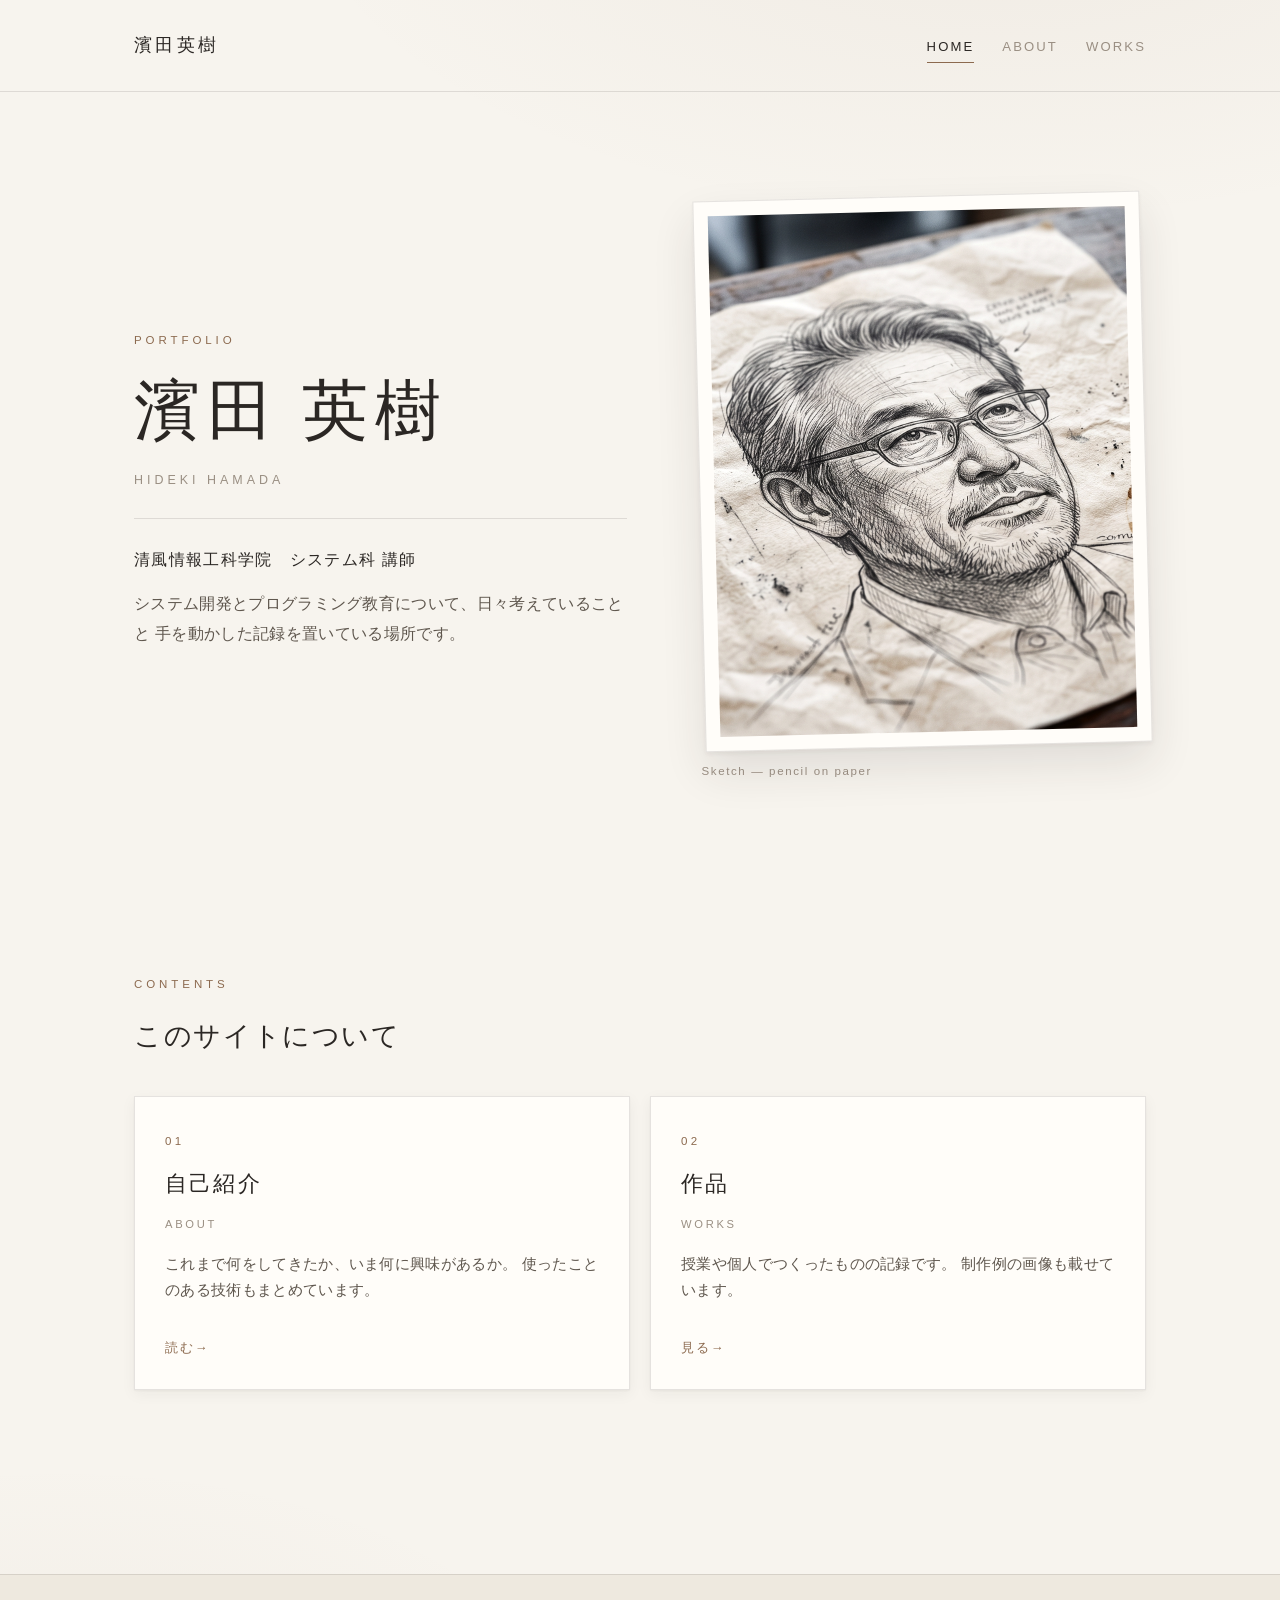
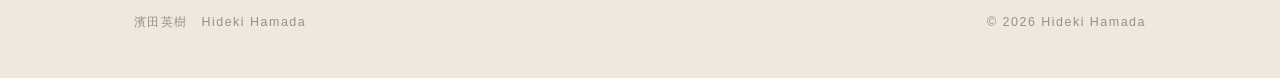
<file: index.html>
<!DOCTYPE html>
<html lang="ja">
<head>
  <meta charset="UTF-8">
  <meta name="viewport" content="width=device-width, initial-scale=1.0">
  <title>濱田英樹｜ポートフォリオ</title>
  <meta name="description" content="清風情報工科学院 システム科 講師・濱田英樹のポートフォリオサイトです。">
  <link rel="stylesheet" href="css/style.css">
</head>
<body>

  <header class="site-header">
    <div class="wrap site-header__inner">
      <a class="logo" href="index.html">濱田英樹</a>
      <nav class="nav">
        <a href="index.html" aria-current="page">Home</a>
        <a href="about.html">About</a>
        <a href="works.html">Works</a>
      </nav>
    </div>
  </header>

  <main>

    <!-- ==================== ヒーロー ==================== -->
    <section class="hero">
      <div class="wrap hero__grid">

        <div class="rise">
          <p class="eyebrow">Portfolio</p>
          <h1 class="hero__name">濱田 英樹</h1>
          <p class="hero__romaji">Hideki Hamada</p>
          <p class="hero__role">清風情報工科学院　システム科 講師</p>
          <!-- ▼ ここは自分の言葉に書き換えてください -->
          <p class="hero__lead">
            システム開発とプログラミング教育について、日々考えていることと
            手を動かした記録を置いている場所です。
          </p>
        </div>

        <figure class="hero__figure rise rise--2">
          <div class="hero__frame">
            <img src="images/Image1.jpg" alt="鉛筆で描かれた濱田英樹の似顔絵スケッチ">
          </div>
          <figcaption class="hero__caption">Sketch — pencil on paper</figcaption>
        </figure>

      </div>
    </section>

    <!-- ==================== 導線 ==================== -->
    <section class="contents">
      <div class="wrap rise rise--3">
        <p class="eyebrow">Contents</p>
        <h2 class="section-title">このサイトについて</h2>

        <div class="card-grid">

          <a class="card" href="about.html">
            <span class="card__no">01</span>
            <h3 class="card__title">自己紹介</h3>
            <span class="card__en">About</span>
            <p class="card__text">
              これまで何をしてきたか、いま何に興味があるか。
              使ったことのある技術もまとめています。
            </p>
            <span class="card__more">読む</span>
          </a>

          <a class="card" href="works.html">
            <span class="card__no">02</span>
            <h3 class="card__title">作品</h3>
            <span class="card__en">Works</span>
            <p class="card__text">
              授業や個人でつくったものの記録です。
              制作例の画像も載せています。
            </p>
            <span class="card__more">見る</span>
          </a>

        </div>
      </div>
    </section>

  </main>

  <footer class="site-footer">
    <div class="wrap site-footer__inner">
      <span>濱田英樹　Hideki Hamada</span>
      <span>&copy; 2026 Hideki Hamada</span>
    </div>
  </footer>

</body>
</html>
</file>
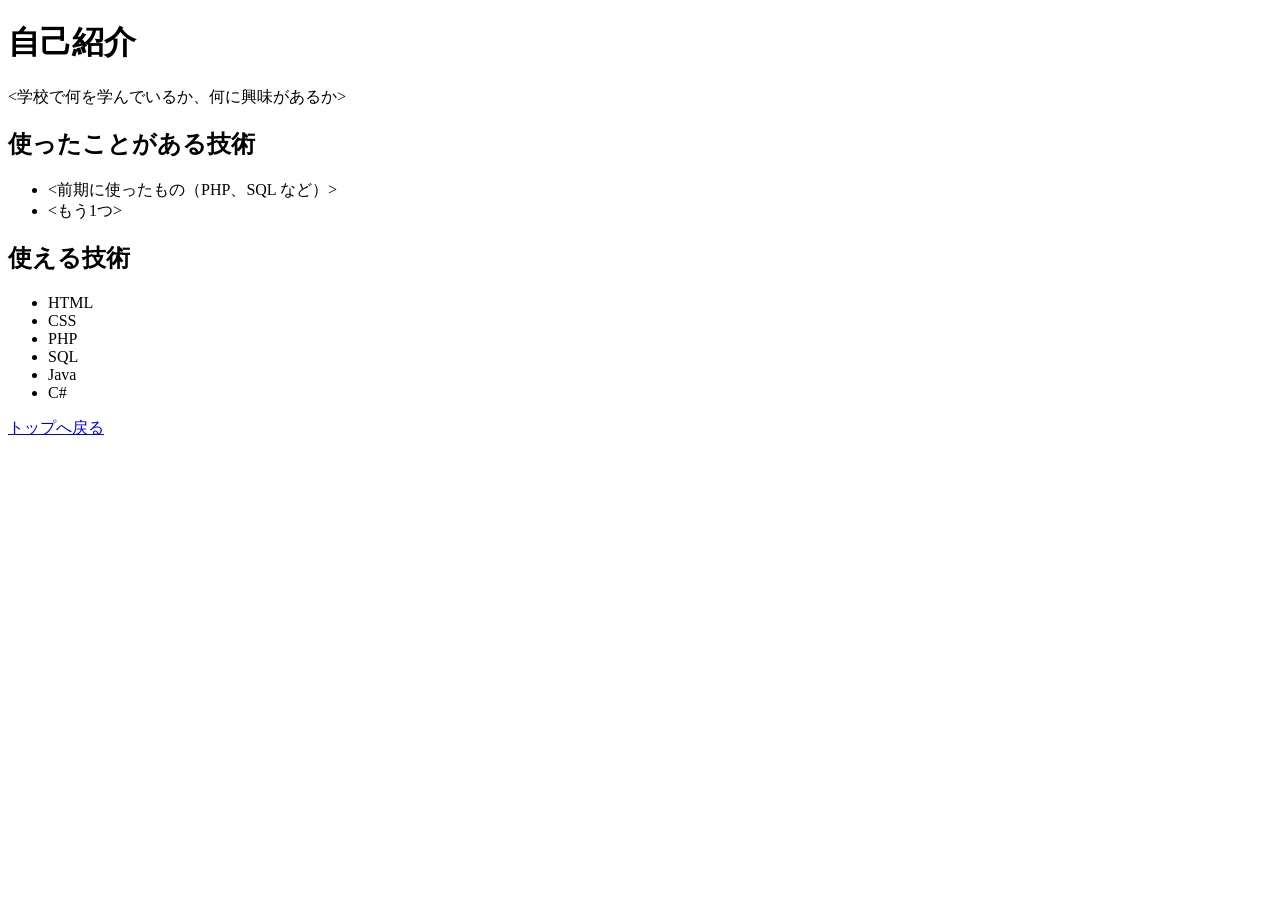
<file: about.html>
<!DOCTYPE html>
<html lang="ja">
<head>
  <meta charset="UTF-8">
  <meta name="viewport" content="width=device-width, initial-scale=1.0">
  <title>自己紹介｜濱田英樹</title>
</head>
<body>
  <h1>自己紹介</h1>
  <p><学校で何を学んでいるか、何に興味があるか></p>

  <h2>使ったことがある技術</h2>
  <ul>
    <li><前期に使ったもの（PHP、SQL など）></li>
    <li><もう1つ></li>
  </ul>

  <h2>使える技術</h2>
  <ul>
    <li>HTML</li>
    <li>CSS</li>
    <li>PHP</li>
    <li>SQL</li>
    <li>Java</li>
    <li>C#</li>
  </ul>

  <p><a href="index.html">トップへ戻る</a></p>
</body>
</html>
</file>
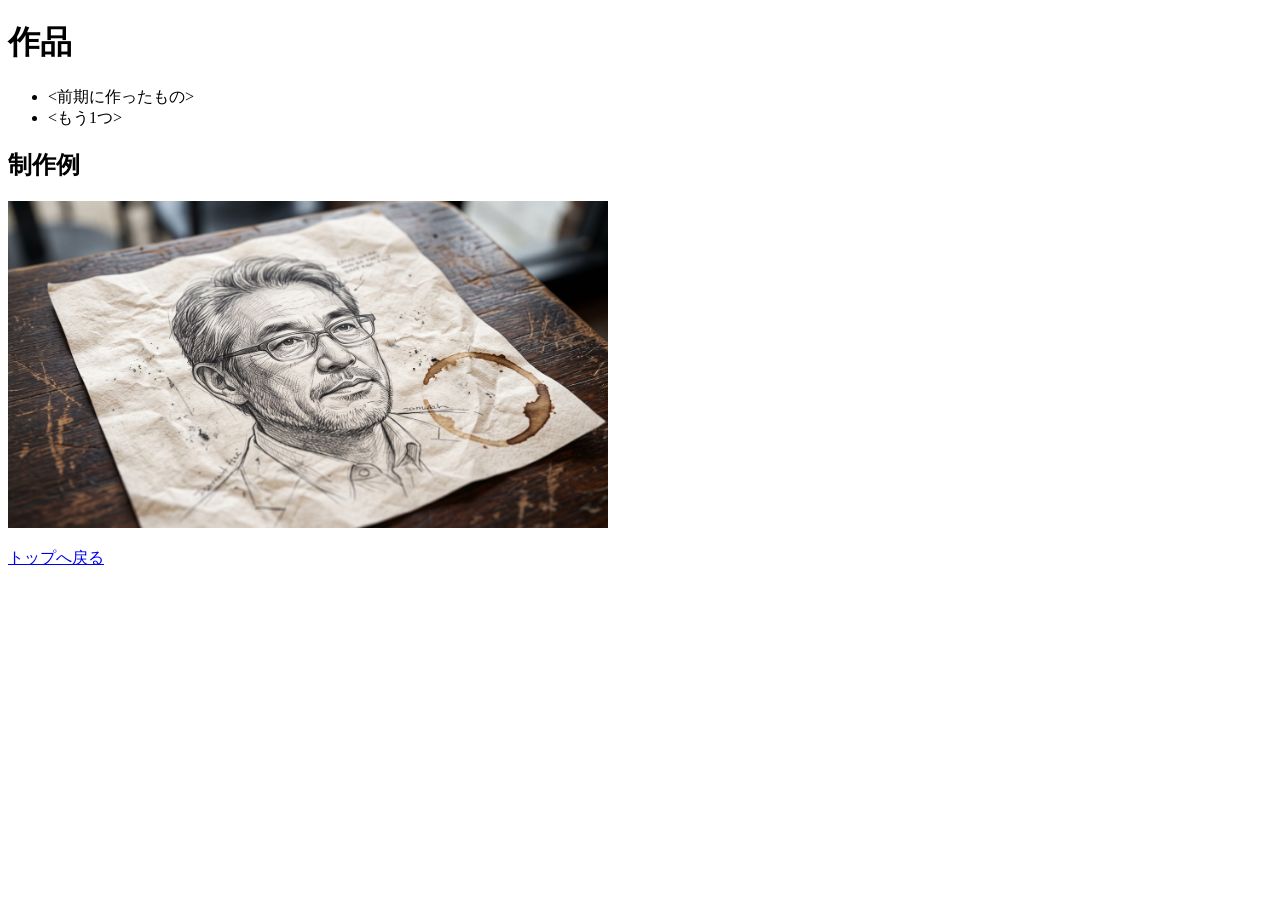
<file: works.html>
<!DOCTYPE html>
<html lang="ja">
<head>
  <meta charset="UTF-8">
  <meta name="viewport" content="width=device-width, initial-scale=1.0">
  <title>作品｜濱田英樹</title>
</head>
<body>
  <h1>作品</h1>
  <ul>
    <li><前期に作ったもの></li>
    <li><もう1つ></li>
  </ul>

  <h2>制作例</h2>
  <img src="images/Image1.jpg" alt="<50代日本人男性のスケッチ>" width="600">
  <p><a href="index.html">トップへ戻る</a></p>
</body>
</html>
</file>
<file: css/style.css>
/* ============================================================
   濱田英樹 ポートフォリオ ／ 共通スタイル
   コンセプト: 生成りの紙と鉛筆のスケッチ
   ============================================================ */

:root {
  /* 色 */
  --paper:      #f7f4ee;   /* 紙の地色 */
  --paper-deep: #eee9df;   /* 一段沈んだ紙 */
  --card:       #fffdf9;   /* カードの白 */
  --ink:        #2b2724;   /* 鉛筆の黒 */
  --ink-soft:   #5f574e;   /* 本文 */
  --ink-faint:  #9a8f83;   /* 補助テキスト */
  --sepia:      #8c6a4f;   /* アクセント（コーヒーのしみ） */
  --rule:       rgba(43, 39, 36, .12);

  /* 影 */
  --shadow-sm: 0 1px 2px rgba(43,39,36,.05), 0 4px 14px rgba(43,39,36,.05);
  --shadow-md: 0 2px 4px rgba(43,39,36,.06), 0 20px 44px rgba(43,39,36,.11);

  /* 書体 */
  --serif: "Hiragino Mincho ProN", "Yu Mincho", YuMincho, "MS PMincho", serif;
  --sans:  "Helvetica Neue", Arial, "Hiragino Kaku Gothic ProN",
           "Yu Gothic", YuGothic, Meiryo, sans-serif;

  --measure: 1060px;

  color-scheme: light;
}

*, *::before, *::after { box-sizing: border-box; }

html { -webkit-text-size-adjust: 100%; scroll-behavior: smooth; }

body {
  margin: 0;
  background-color: var(--paper);
  /* 紙のごく薄い繊維感 */
  background-image:
    radial-gradient(1200px 600px at 78% -8%, rgba(140,106,79,.07), transparent 60%),
    radial-gradient(900px 500px at 5% 105%, rgba(140,106,79,.05), transparent 60%);
  color: var(--ink-soft);
  font-family: var(--sans);
  font-size: 16px;
  line-height: 1.85;
  letter-spacing: .02em;
}

img { max-width: 100%; display: block; }
a { color: inherit; }

/* ---- 余白の基準となる枠 ---- */
.wrap {
  width: 100%;
  max-width: var(--measure);
  margin-inline: auto;
  padding-inline: 24px;
}

/* ============================================================
   ヘッダー
   ============================================================ */
.site-header {
  padding-block: 28px;
  border-bottom: 1px solid var(--rule);
}
.site-header__inner {
  display: flex;
  flex-wrap: wrap;
  gap: 16px 28px;
  align-items: baseline;
  justify-content: space-between;
}
.logo {
  font-family: var(--serif);
  font-size: 1.15rem;
  letter-spacing: .18em;
  color: var(--ink);
  text-decoration: none;
}
.nav {
  display: flex;
  gap: 28px;
  font-size: .82rem;
  letter-spacing: .16em;
  text-transform: uppercase;
}
.nav a {
  position: relative;
  color: var(--ink-faint);
  text-decoration: none;
  padding-block: 4px;
  transition: color .25s ease;
}
.nav a::after {
  content: "";
  position: absolute;
  left: 0; bottom: 0;
  width: 100%; height: 1px;
  background: var(--sepia);
  transform: scaleX(0);
  transform-origin: left;
  transition: transform .3s ease;
}
.nav a:hover,
.nav a[aria-current="page"] { color: var(--ink); }
.nav a:hover::after,
.nav a[aria-current="page"]::after { transform: scaleX(1); }

/* ============================================================
   見出しまわりの共通パーツ
   ============================================================ */
.eyebrow {
  margin: 0 0 20px;
  font-size: .72rem;
  letter-spacing: .34em;
  text-transform: uppercase;
  color: var(--sepia);
}
.section-title {
  font-family: var(--serif);
  font-weight: 500;
  font-size: clamp(1.35rem, 3vw, 1.7rem);
  line-height: 1.5;
  color: var(--ink);
  margin: 0 0 8px;
  letter-spacing: .06em;
}

/* ============================================================
   ヒーロー
   ============================================================ */
.hero { padding-block: clamp(56px, 9vw, 104px); }

.hero__grid {
  display: grid;
  grid-template-columns: 1.05fr .95fr;
  gap: clamp(32px, 6vw, 72px);
  align-items: center;
}

.hero__name {
  font-family: var(--serif);
  font-weight: 500;
  color: var(--ink);
  font-size: clamp(2.6rem, 7.5vw, 4.1rem);
  line-height: 1.22;
  letter-spacing: .1em;
  margin: 0;
}
.hero__romaji {
  margin: 18px 0 0;
  font-size: .78rem;
  letter-spacing: .32em;
  color: var(--ink-faint);
  text-transform: uppercase;
}
.hero__role {
  margin: 26px 0 0;
  padding-top: 26px;
  border-top: 1px solid var(--rule);
  font-family: var(--serif);
  font-size: 1.02rem;
  letter-spacing: .08em;
  color: var(--ink);
}
.hero__lead {
  margin: 14px 0 0;
  max-width: 34em;
  color: var(--ink-soft);
}

/* 机の上に置いた紙のような図版 */
.hero__figure { margin: 0; }
.hero__frame {
  position: relative;
  padding: 14px;
  background: var(--card);
  border: 1px solid var(--rule);
  box-shadow: var(--shadow-md);
  transform: rotate(-1.4deg);
  transition: transform .5s cubic-bezier(.2, .8, .2, 1);
}
.hero__frame:hover { transform: rotate(0deg); }
.hero__frame img {
  width: 100%;
  aspect-ratio: 4 / 5;
  object-fit: cover;
  object-position: 46% 34%;
  filter: saturate(.9) contrast(1.03);
}
.hero__caption {
  margin: 14px 2px 0;
  font-size: .72rem;
  letter-spacing: .14em;
  color: var(--ink-faint);
}

/* ============================================================
   コンテンツへの導線カード
   ============================================================ */
.contents { padding-block: clamp(56px, 8vw, 88px); }

.card-grid {
  display: grid;
  grid-template-columns: repeat(auto-fit, minmax(260px, 1fr));
  gap: 20px;
  margin-top: 40px;
}

.card {
  display: flex;
  flex-direction: column;
  gap: 10px;
  padding: 34px 30px 30px;
  background: var(--card);
  border: 1px solid var(--rule);
  box-shadow: var(--shadow-sm);
  text-decoration: none;
  transition: transform .3s ease, box-shadow .3s ease, border-color .3s ease;
}
.card:hover {
  transform: translateY(-4px);
  box-shadow: var(--shadow-md);
  border-color: rgba(140, 106, 79, .45);
}
.card__no {
  font-size: .72rem;
  letter-spacing: .28em;
  color: var(--sepia);
}
.card__title {
  margin: 0;
  font-family: var(--serif);
  font-weight: 500;
  font-size: 1.4rem;
  letter-spacing: .1em;
  color: var(--ink);
}
.card__en {
  font-size: .7rem;
  letter-spacing: .24em;
  text-transform: uppercase;
  color: var(--ink-faint);
}
.card__text {
  margin: 6px 0 0;
  font-size: .92rem;
  line-height: 1.8;
}
.card__more {
  margin-top: auto;
  padding-top: 22px;
  font-size: .8rem;
  letter-spacing: .16em;
  color: var(--sepia);
}
.card__more::after {
  content: " \2192";
  display: inline-block;
  transition: transform .3s ease;
}
.card:hover .card__more::after { transform: translateX(6px); }

/* ============================================================
   フッター
   ============================================================ */
.site-footer {
  margin-top: clamp(48px, 8vw, 96px);
  padding-block: 36px 44px;
  border-top: 1px solid var(--rule);
  background: var(--paper-deep);
}
.site-footer__inner {
  display: flex;
  flex-wrap: wrap;
  gap: 10px 24px;
  justify-content: space-between;
  align-items: baseline;
  font-size: .78rem;
  letter-spacing: .12em;
  color: var(--ink-faint);
}

/* ============================================================
   下層ページ用（about / works）
   ============================================================ */
.page-head { padding-block: clamp(48px, 7vw, 80px) 8px; }
.page-title {
  font-family: var(--serif);
  font-weight: 500;
  font-size: clamp(2rem, 5.5vw, 2.9rem);
  letter-spacing: .12em;
  line-height: 1.3;
  color: var(--ink);
  margin: 0;
}
.prose { padding-block: 40px 16px; max-width: 40em; }
.prose h2 {
  font-family: var(--serif);
  font-weight: 500;
  font-size: 1.25rem;
  letter-spacing: .08em;
  color: var(--ink);
  margin: 48px 0 14px;
  padding-bottom: 10px;
  border-bottom: 1px solid var(--rule);
}
.prose ul { padding-left: 1.2em; margin: 0; }
.prose li { margin-block: 8px; }

/* ============================================================
   モバイル
   ============================================================ */
@media (max-width: 760px) {
  .hero__grid { grid-template-columns: 1fr; }
  .hero__figure { order: -1; }
  .hero__frame { transform: rotate(-1deg); }
  .hero__frame img { aspect-ratio: 3 / 2; object-position: 46% 30%; }
  .nav { gap: 20px; }
}

/* ============================================================
   登場アニメーション（動きを抑える設定を尊重）
   ============================================================ */
@keyframes rise {
  from { opacity: 0; transform: translateY(14px); }
  to   { opacity: 1; transform: none; }
}
.rise { animation: rise .8s cubic-bezier(.2, .8, .2, 1) both; }
.rise--2 { animation-delay: .12s; }
.rise--3 { animation-delay: .24s; }

@media (prefers-reduced-motion: reduce) {
  html { scroll-behavior: auto; }
  *, *::before, *::after {
    animation: none !important;
    transition: none !important;
  }
  .hero__frame { transform: none; }
}
</file>
